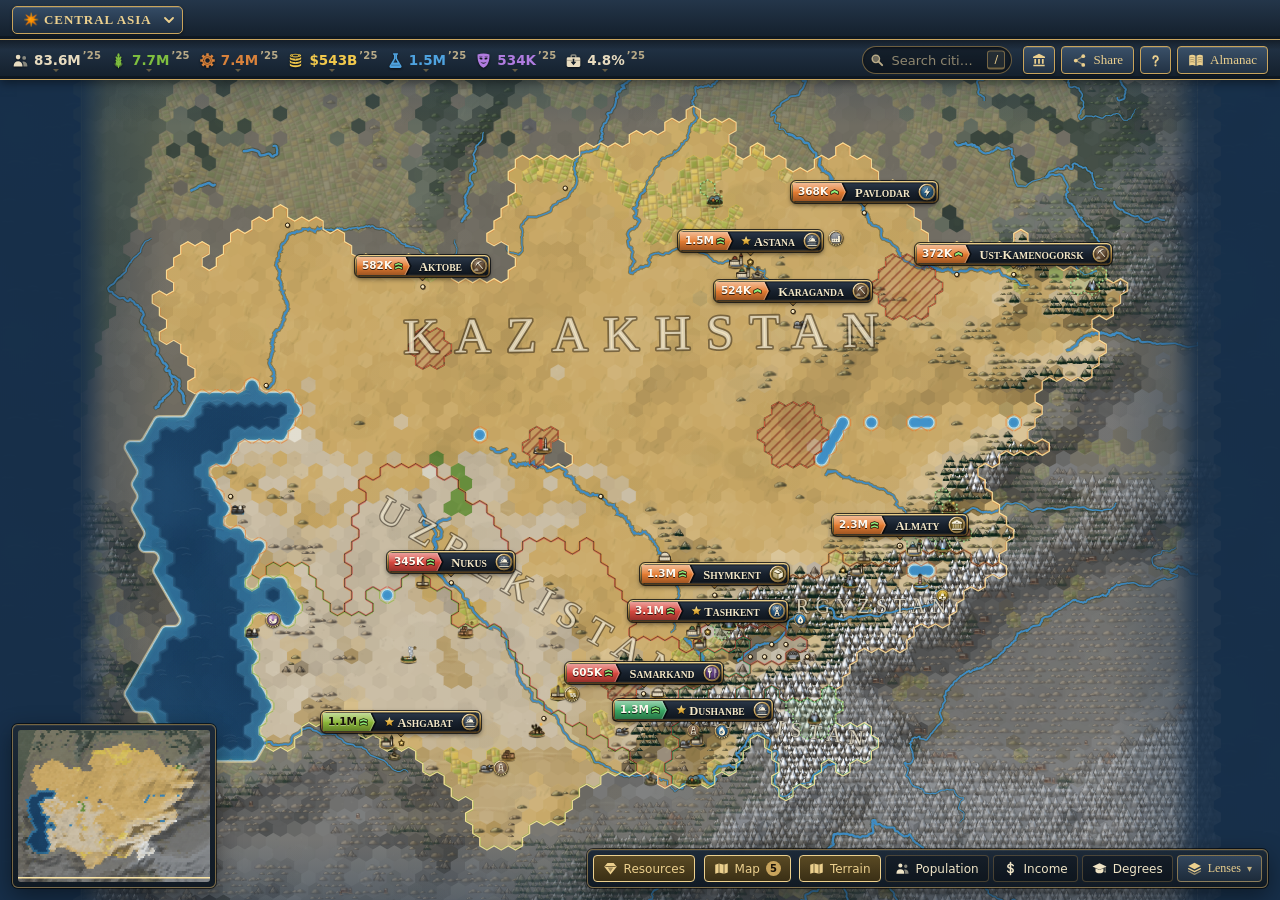
<file: web/index.html>
<!doctype html>
<html lang="en" data-default-country="ca5">
<head>
  <meta charset="utf-8">
  <meta name="viewport" content="width=device-width, initial-scale=1, viewport-fit=cover">
  <title>CentralAsiaCiv — Uzbekistan, Kazakhstan &amp; Central Asia as a Strategy Game</title>
  <meta name="description" content="Explore Uzbekistan, Kazakhstan, Kyrgyzstan, Tajikistan and Turkmenistan drawn like a 4X strategy-game map: 25 km hex terrain from the Caspian Sea to the Pamirs, 76 cities, yields, 16 lenses, Silk Road wonders, resources, and 10 interactive advisors.">
  <meta name="theme-color" content="#131e2a">
  <link rel="icon" type="image/svg+xml" href="/favicon.svg">
  <link rel="icon" type="image/png" sizes="64x64" href="/favicon.png">
  <link rel="apple-touch-icon" sizes="180x180" href="/apple-touch-icon.png">
  <link rel="canonical" href="https://centralasiaciv.vercel.app/">
  <meta property="og:type" content="website">
  <meta property="og:site_name" content="CentralAsiaCiv">
  <meta property="og:title" content="CentralAsiaCiv — Central Asia as a 4X Strategy-Game Map">
  <meta property="og:description" content="Uzbekistan, Kazakhstan, Kyrgyzstan, Tajikistan &amp; Turkmenistan on a unified 25 km hex map: real relief, MODIS land cover, 76 cities, 16 lenses, 38 Silk Road wonders, resources &amp; 10 advisors.">
  <meta property="og:url" content="https://centralasiaciv.vercel.app/">
  <meta property="og:image" content="https://centralasiaciv.vercel.app/og-image.png">
  <meta property="og:image:width" content="1200">
  <meta property="og:image:height" content="630">
  <meta property="og:image:alt" content="CentralAsiaCiv 4X hex strategy map of Uzbekistan, Kazakhstan, Kyrgyzstan, Tajikistan, and Turkmenistan from the Caspian Sea to the Pamir and Tian Shan mountains">
  <meta name="twitter:card" content="summary_large_image">
  <meta name="twitter:title" content="CentralAsiaCiv — Central Asia as a 4X Strategy-Game Map">
  <meta name="twitter:description" content="The real economy, geography &amp; Silk Road heritage of Uzbekistan, Kazakhstan, Kyrgyzstan, Tajikistan and Turkmenistan drawn as a 4X strategy map.">
  <meta name="twitter:image" content="https://centralasiaciv.vercel.app/og-image.png">
  <meta name="twitter:image:alt" content="CentralAsiaCiv 4X hex strategy map of Central Asia with city banners, snowy Pamirs and Tian Shan, rivers and Silk Road corridors">
  <link rel="stylesheet" href="css/style.css?v=20261127">
</head>
<body>
  <header id="topbar">
    <div class="country-switcher" role="group" aria-label="Country switcher">
      <div class="brand">
        <select id="country-picker" class="map-picker" aria-label="Jump to country" title="Jump to Central Asian country"></select>
      </div>
    </div>
    <div id="yields" class="yields" aria-label="Regional yields"></div>
    <div class="spacer"></div>
    <div class="search" role="search">
      <span class="search-ic" aria-hidden="true"></span>
      <input id="search-input" type="search" placeholder="Search cities, countries &amp; provinces" autocomplete="off" spellcheck="false"
        role="combobox" aria-autocomplete="list" aria-expanded="false" aria-controls="search-results" aria-label="Search cities, countries and provinces (/ or Ctrl K)">
      <kbd class="search-kbd" aria-hidden="true">/</kbd>
      <button type="button" class="icon-btn search-close" aria-label="Close search"></button>
    </div>
    <div id="turn" class="turn"></div>
    <button id="btn-menu" class="btn btn-icon tb-menu-btn" type="button" aria-label="Menu: Advisors, Share, Help, Almanac"
      aria-haspopup="true" aria-expanded="false" aria-controls="tb-buttons"></button>
    <div class="tb-buttons" id="tb-buttons">
      <button id="btn-share" class="btn" aria-haspopup="dialog" aria-expanded="false" aria-label="Share this view" title="Share: copy a link or download an image"></button>
      <button id="btn-help" class="btn btn-icon" aria-label="Keyboard and mouse help" title="Help (?)"></button>
      <button id="btn-pedia" class="btn" aria-label="Open the Almanac" title="What every number means and where it comes from"></button>
    </div>
  </header>

  <canvas id="map" role="img" aria-label="Hex map of Central Asia"></canvas>

  <div id="tooltip" class="tooltip" hidden></div>
  <aside id="city-panel" class="panel" hidden role="region" aria-label="Details"></aside>

  <div id="lens-area">
    <div class="map-ctrls">
      <button id="btn-home" class="panel map-ctrl" type="button" aria-label="Show the whole map" title="Show the whole map"></button>
      <button id="btn-minimap" class="panel map-ctrl minimap-toggle" aria-pressed="false" aria-controls="minimap-wrap" aria-label="Show the minimap"></button>
    </div>
    <div id="lens-picker" class="panel lens-picker" hidden role="dialog" aria-label="Choose a lens"></div>
    <div id="legend" class="panel legend" hidden role="group" aria-label="Lens legend"></div>
    <div id="lens-dock" class="panel lens-dock" role="toolbar" aria-label="Map lenses">
      <button id="btn-res" class="lens-btn res-toggle" aria-pressed="true" aria-label="Resources on tiles (R)" title="Show or hide resources on tiles (R)" hidden></button>
      <div id="lens-quick" class="lens-quick"></div>
      <button id="btn-lenses" class="lens-btn lens-more" aria-haspopup="dialog" aria-expanded="false" aria-controls="lens-picker"></button>
    </div>
  </div>

  <div id="minimap-wrap" class="panel"><canvas id="minimap" aria-label="Minimap: click to jump" role="img"></canvas></div>

  <div id="search-results" class="panel search-results" role="listbox" aria-label="Search results" hidden></div>
  <div id="share-pop" class="panel share-pop" role="dialog" aria-label="Share" hidden></div>
  <div id="yield-report" class="panel yield-report" role="dialog" aria-label="Regional report" tabindex="-1" hidden></div>
  <div id="toast" class="toast" role="status" aria-live="polite" hidden></div>
  <div id="announce" class="sr-only" aria-live="polite" aria-atomic="true"></div>

  <div id="pedia" class="modal" hidden>
    <div class="modal-card panel" role="dialog" aria-modal="true" aria-label="Almanac">
      <button class="close icon-btn" data-close aria-label="Close the Almanac">✕</button>
      <nav id="pedia-nav" aria-label="Almanac pages"></nav>
      <article id="pedia-body"></article>
    </div>
  </div>

  <div id="help" class="modal" hidden>
    <div class="help-card panel" role="dialog" aria-modal="true" aria-labelledby="help-title"></div>
  </div>

  <div id="loading">Surveying the Silk Road…</div>
  <script type="module" src="js/boot.js"></script>
</body>
</html>
</file>
<file: web/css/style.css>
:root {
  --ink: #efe4c6;
  --ink-dim: #b9ab88;
  --gold: #c9a45c;
  --gold-bright: #ecd08e;
  --panel: rgba(16, 25, 35, 0.98);
  --panel-2: rgba(28, 41, 56, 0.98);
  --line: rgba(201, 164, 92, 0.55);
  --serif: "Palatino Linotype", Palatino, "Book Antiqua", Georgia, serif;
  --sans: -apple-system, "Segoe UI", system-ui, sans-serif;
  --topbar-h: 40px;
}

* { box-sizing: border-box; }
html, body { margin: 0; height: 100%; overflow: hidden; background: #0d2a47; color: var(--ink); font-family: var(--sans); }
button { font: inherit; color: inherit; }
[hidden] { display: none !important; }
.sr-only { position: absolute; width: 1px; height: 1px; padding: 0; margin: -1px; overflow: hidden; clip: rect(0 0 0 0); white-space: nowrap; border: 0; }
.muted { color: var(--ink-dim); }
svg.icon { display: inline-block; flex: none; }
.emoji { display: inline-block; line-height: 1; vertical-align: middle; }
:focus-visible { outline: 2px solid var(--gold-bright); outline-offset: 2px; }

#map { position: fixed; inset: 0; width: 100%; height: 100%; cursor: grab; display: block; touch-action: none; }
#map.dragging { cursor: grabbing; }

.panel {
  background: linear-gradient(180deg, var(--panel-2), var(--panel));
  border: 1px solid var(--line);
  box-shadow: 0 0 0 1px rgba(0,0,0,.6), 0 8px 24px rgba(0,0,0,.45), inset 0 1px 0 rgba(255,235,190,.08);
  border-radius: 6px;
  -webkit-backdrop-filter: blur(8px);
  backdrop-filter: blur(8px);
}

.icon-btn {
  display: inline-grid; place-items: center; width: 26px; height: 26px; padding: 0; cursor: pointer;
  background: rgba(0,0,0,.3); border: 1px solid rgba(201,164,92,.45); border-radius: 50%; color: var(--ink-dim);
}
.icon-btn:hover { color: var(--gold-bright); border-color: var(--gold); }

/* ---------- top bar ---------- */
#topbar {
  position: fixed; top: 0; left: 0; right: 0; height: var(--topbar-h); z-index: 10;
  display: flex; align-items: center; gap: 16px; padding: 0 12px;
  background: linear-gradient(180deg, #24364a, #131e2a);
  border-bottom: 1px solid var(--gold);
  box-shadow: 0 2px 10px rgba(0,0,0,.5), inset 0 -3px 0 rgba(0,0,0,.25);
  font-variant-numeric: tabular-nums;
}
.country-switcher { display: flex; align-items: center; gap: 6px; flex: none; }
.brand { position: relative; font-family: var(--serif); font-weight: bold; font-size: 13px; letter-spacing: .07em; text-transform: uppercase; color: var(--gold-bright); white-space: nowrap; display: inline-flex; align-items: center; flex: none; }
/* The map menu (ui/mapPicker.js) stays visibly framed and labelled at every viewport size: a gold-bordered selector
   pill that names the map on screen, its icon first (a flag, then "UNITED STATES"), with a crisp dropdown chevron,
   paired with the "World" pill. An edition's top bar and the bar above a community map (css/ports.css) show the same
   one, and it lists the same maps in both. A name too long for its bar is cut short with an ellipsis. */
.map-picker {
  -webkit-appearance: none; appearance: none; margin: 0; height: 28px; padding: 0 26px 0 10px; min-width: 0; max-width: 100%;
  border: 1px solid var(--gold); border-radius: 5px;
  font: inherit; letter-spacing: inherit; text-transform: inherit; color: inherit; line-height: 26px; cursor: pointer;
  text-overflow: ellipsis;
  background:
    url("data:image/svg+xml,%3Csvg xmlns='http://www.w3.org/2000/svg' viewBox='0 0 10 6' fill='none'%3E%3Cpath d='M1 1l4 4 4-4' stroke='%23ecd08e' stroke-width='1.8' stroke-linecap='round' stroke-linejoin='round'/%3E%3C/svg%3E") no-repeat right 8px center / 10px 6px,
    linear-gradient(180deg, #354c66, #1d2d3f);
  box-shadow: inset 0 1px 0 rgba(255,235,190,.16), 0 1px 3px rgba(0,0,0,.45);
}
.map-picker:hover {
  border-color: var(--gold-bright);
  background:
    url("data:image/svg+xml,%3Csvg xmlns='http://www.w3.org/2000/svg' viewBox='0 0 10 6' fill='none'%3E%3Cpath d='M1 1l4 4 4-4' stroke='%23fff2cc' stroke-width='1.8' stroke-linecap='round' stroke-linejoin='round'/%3E%3C/svg%3E") no-repeat right 8px center / 10px 6px,
    linear-gradient(180deg, #435f7d, #253a50);
}
.map-picker option, .map-picker optgroup { color: #ead7a8; background: #172437; text-transform: none; letter-spacing: normal; font-weight: normal; }
.map-picker optgroup { color: var(--gold); font-weight: 600; }
.brand-sizer { position: absolute; visibility: hidden; white-space: nowrap; pointer-events: none; font: inherit; letter-spacing: inherit; text-transform: inherit; }
.yields { display: flex; gap: 14px; flex: none; }
.yield {
  position: relative; display: flex; align-items: center; gap: 5px; font-weight: 600; font-size: 14px; white-space: nowrap; cursor: pointer; border-radius: 4px;
  background: none; border: 1px solid transparent; padding: 2px 4px; margin: 0 -5px; line-height: 20px; font-variant-numeric: tabular-nums;
}
.yield .ico { display: inline-flex; filter: drop-shadow(0 1px 1px rgba(0,0,0,.6)); }
/* The year a figure describes (the Canadian edition mixes census, GDP and Labour Force Survey years). */
.yield .stat-yr { align-self: flex-start; margin-left: -3px; font-size: 10px; line-height: 12px; font-weight: 600; color: var(--ink-dim); letter-spacing: .02em; }
/* The caret sits over the button's bottom padding (out of the flex flow), so the bar is exactly as wide as before. */
.yield .caret { position: absolute; left: 50%; bottom: 0; margin-left: -3.5px; width: 0; height: 0; border-left: 3.5px solid transparent; border-right: 3.5px solid transparent; border-top: 3px solid var(--gold); opacity: .45; transition: transform .15s, opacity .15s; pointer-events: none; }
.yield:hover { background: rgba(201,164,92,.12); border-color: rgba(201,164,92,.35); }
.yield:hover .caret { opacity: 1; }
.yield.open { background: linear-gradient(180deg, rgba(90,74,36,.85), rgba(58,47,21,.85)); border-color: var(--gold-bright); }
.yield.open .caret { opacity: 1; transform: rotate(180deg); border-top-color: var(--gold-bright); }
.spacer { flex: 1; min-width: 0; }
.turn { font-family: var(--serif); color: var(--ink-dim); font-size: 13px; white-space: nowrap; flex: none; }
.turn b { color: var(--gold-bright); }
.tb-buttons { display: flex; gap: 6px; flex: none; }
.btn {
  display: inline-flex; align-items: center; gap: 6px; white-space: nowrap; flex: none;
  background: linear-gradient(180deg, #3a5068, #223244); border: 1px solid var(--gold); border-radius: 4px;
  padding: 4px 10px; cursor: pointer; font-family: var(--serif); font-size: 13px; color: var(--gold-bright); line-height: 18px;
  box-shadow: inset 0 1px 0 rgba(255,235,190,.15), 0 1px 2px rgba(0,0,0,.5);
}
.btn:hover { background: linear-gradient(180deg, #4a6584, #2b4057); }
.btn[aria-expanded="true"] { background: linear-gradient(180deg, #5a4a24, #3a2f15); }
.btn-icon { padding: 4px 7px; }

/* search */
.search { position: relative; display: flex; align-items: center; flex: 0 1 230px; min-width: 150px; }
.search-ic { position: absolute; left: 8px; top: 50%; transform: translateY(-50%); color: var(--ink-dim); display: inline-flex; pointer-events: none; }
#search-input {
  width: 100%; height: 28px; padding: 0 34px 0 28px; border-radius: 14px; text-overflow: ellipsis; font: 13px var(--sans); color: var(--ink);
  background: rgba(0,0,0,.35); border: 1px solid rgba(201,164,92,.5); outline: none;
  box-shadow: inset 0 1px 3px rgba(0,0,0,.5);
}
#search-input::placeholder { color: rgba(185,171,136,.75); }
#search-input:focus { border-color: var(--gold-bright); background: rgba(0,0,0,.5); }
#search-input::-webkit-search-cancel-button { display: none; }
.search-kbd { position: absolute; right: 7px; top: 50%; transform: translateY(-50%); pointer-events: none; }
#search-input:focus ~ .search-kbd { display: none; }
/* Phone-only top-bar controls (see "phones" below): the search field's close button and the menu button. */
.search-close, .tb-menu-btn, .lbl-menu { display: none; }
kbd {
  display: inline-block; min-width: 18px; padding: 0 5px; border-radius: 3px; font: 11px/16px var(--sans); text-align: center;
  color: var(--gold-bright); background: rgba(255,235,190,.08); border: 1px solid rgba(201,164,92,.5); border-bottom-width: 2px;
}
.search-results { position: fixed; z-index: 40; max-height: min(420px, 70vh); overflow-y: auto; padding: 4px; }
.sr-item { display: flex; align-items: center; gap: 10px; padding: 6px 8px; border-radius: 4px; cursor: pointer; font-size: 13px; }
.sr-item.sel { background: linear-gradient(90deg, rgba(201,164,92,.28), rgba(201,164,92,.08)); }
.sr-ic { color: var(--gold); display: inline-flex; }
.sr-main { flex: 1; min-width: 0; display: flex; flex-direction: column; }
.sr-main b { font-family: var(--serif); color: var(--gold-bright); font-weight: normal; font-size: 14px; }
.sr-sub { color: var(--ink-dim); font-size: 11px; overflow: hidden; text-overflow: ellipsis; white-space: nowrap; }
.sr-pop { color: var(--ink-dim); font-variant-numeric: tabular-nums; font-size: 12px; }
.sr-empty { padding: 10px; color: var(--ink-dim); font-size: 13px; }

/* share popover + toast */
.share-pop { position: fixed; z-index: 40; width: 250px; padding: 8px; }
.sp-title { font-family: var(--serif); color: var(--gold); font-size: 11px; letter-spacing: .18em; text-transform: uppercase; padding: 2px 6px 6px; }
.sp-item { display: flex; align-items: center; gap: 10px; width: 100%; text-align: left; padding: 8px; border-radius: 4px; cursor: pointer; background: none; border: 1px solid transparent; color: var(--ink); font-size: 13px; }
.sp-item svg { color: var(--gold-bright); }
.sp-item:hover, .sp-item:focus-visible { background: rgba(201,164,92,.15); border-color: rgba(201,164,92,.35); }
.sp-item .muted { font-size: 11px; margin-left: 4px; }
.sp-status { font-size: 12px; color: var(--ink-dim); padding: 4px 8px 0; min-height: 0; }
.sp-status:empty { display: none; }
.sp-url { width: 100%; margin-top: 6px; font: 12px var(--sans); padding: 5px; color: var(--ink); background: rgba(0,0,0,.4); border: 1px solid var(--line); border-radius: 3px; }
.toast {
  position: fixed; top: calc(var(--topbar-h) + 14px); left: 50%; transform: translateX(-50%); z-index: 45; padding: 7px 14px; border-radius: 16px;
  background: rgba(16,25,35,.96); border: 1px solid var(--gold); color: var(--gold-bright); font: 13px var(--serif); letter-spacing: .04em;
  box-shadow: 0 6px 18px rgba(0,0,0,.5);
}

/* ---------- top-bar reports (ui/yieldReport.js) ---------- */
.yield-report {
  --yc: var(--gold-bright);
  position: fixed; z-index: 28; width: 450px; max-width: calc(100vw - 16px); max-height: calc(100vh - 64px); max-height: calc(100dvh - 64px);
  overflow-y: auto; overscroll-behavior: contain; padding: 0 0 12px; outline: none;
  border: 1px solid var(--gold); border-top: 3px solid var(--gold);
  box-shadow: 0 0 0 1px rgba(0,0,0,.7), inset 0 0 0 1px rgba(255,235,190,.07), 0 14px 34px rgba(0,0,0,.6);
}
.yr-head { position: relative; display: flex; align-items: center; gap: 10px; padding: 12px 14px 8px; border-bottom: 1px solid var(--line);
  background: linear-gradient(180deg, rgba(255,235,190,.07), transparent); }
.yr-head::after { content: ""; position: absolute; left: 0; right: 0; bottom: -1px; height: 2px; background: linear-gradient(90deg, var(--yc), transparent 70%); opacity: .7; }
.yr-ic { display: inline-grid; place-items: center; width: 40px; height: 40px; border-radius: 50%; flex: none;
  background: radial-gradient(circle at 50% 35%, #2a3c52, #121b26); border: 2px solid var(--gold); box-shadow: 0 0 0 1px #120d06, inset 0 0 6px rgba(0,0,0,.6); }
.yr-ic svg, .yr-ic .emoji { filter: drop-shadow(0 1px 1px rgba(0,0,0,.6)); }
.yr-titles { flex: 1; min-width: 0; }
.yr-kind { font-size: 10px; letter-spacing: .22em; text-transform: uppercase; color: var(--gold); }
.yr-head h2 { margin: 0; font: normal 21px var(--serif); letter-spacing: .08em; text-transform: uppercase; color: var(--gold-bright); line-height: 1.15; }
.yr-close { flex: none; align-self: flex-start; }
.yr-total { padding: 10px 16px 2px; display: flex; align-items: center; gap: 14px; flex-wrap: wrap; }
.yr-total > b { font: bold 34px/1 var(--serif); letter-spacing: .02em; text-shadow: 0 2px 3px rgba(0,0,0,.6); font-variant-numeric: tabular-nums; }
.yr-ctx { list-style: none; margin: 0; padding: 0; font-size: 12px; color: var(--ink); line-height: 1.5; flex: 1; min-width: 180px; }
.yr-ctx li::before { content: "◆"; color: var(--gold); font-size: 8px; margin-right: 6px; vertical-align: 2px; }
.yr-def { margin: 8px 16px 2px; font-size: 12px; line-height: 1.45; color: var(--ink-dim); }
.yr-src { margin: 2px 16px 0; font-size: 11px; color: var(--gold); font-style: italic; }
.yr-sec { padding: 10px 16px 0; }
.yr-sec h3 {
  margin: 4px 0 8px; font-family: var(--serif); font-weight: normal; font-size: 12px; letter-spacing: .18em;
  text-transform: uppercase; color: var(--gold); display: flex; align-items: center; gap: 8px;
}
.yr-sec h3::after { content: ""; flex: 1; height: 1px; background: linear-gradient(90deg, var(--line), transparent); }
.yr-sec h4 { margin: 8px 0 4px; font: normal 10.5px var(--sans); letter-spacing: .12em; text-transform: uppercase; color: var(--ink-dim); }
.yr-note { margin: -4px 0 6px; font-size: 11px; color: var(--ink-dim); }
.yr-note:empty { display: none; }
.yr-bar { display: grid; grid-template-columns: 20px 1fr auto; gap: 1px 7px; align-items: center; font-size: 12px; margin-bottom: 5px; }
.yr-bar.noic { grid-template-columns: 1fr auto; }
.yr-bar.noic .yr-track { grid-column: 1 / 3; }
.yr-bic { display: inline-flex; color: var(--gold-bright); }
.yr-bl { min-width: 0; overflow-wrap: anywhere; line-height: 1.3; }
.yr-bl .muted { font-size: 11px; white-space: nowrap; }
.yr-bv { font-variant-numeric: tabular-nums; font-weight: 600; color: var(--ink); }
.yr-bar.strong .yr-bl { color: var(--gold-bright); font-family: var(--serif); font-size: 13px; }
.yr-track { grid-column: 2 / 4; height: 5px; background: rgba(255,255,255,.07); border-radius: 3px; overflow: hidden; }
.yr-track i { display: block; height: 100%; border-radius: 3px; background: linear-gradient(90deg, color-mix(in srgb, var(--yc) 70%, #000), var(--yc)); }
.yr-track i.good { background: #7fbf3f; }
.yr-track i.bad { background: #e0704f; }
.yr-more { margin: 2px 0 0 27px; padding: 2px 0; background: none; border: none; color: var(--gold-bright); font-size: 12px; cursor: pointer; text-decoration: underline dotted; text-underline-offset: 3px; }
.yr-controls { display: flex; align-items: center; justify-content: space-between; gap: 8px; flex-wrap: wrap; margin-bottom: 6px; }
.yr-tabs, .yr-modes { display: inline-flex; border: 1px solid rgba(201,164,92,.5); border-radius: 4px; overflow: hidden; background: rgba(0,0,0,.25); }
.yr-tabs button, .yr-modes button { background: none; border: none; padding: 4px 10px; font-size: 12px; cursor: pointer; color: var(--ink-dim); white-space: nowrap; }
.yr-tabs button + button, .yr-modes button + button { border-left: 1px solid rgba(201,164,92,.35); }
.yr-tabs button { font-family: var(--serif); letter-spacing: .08em; text-transform: uppercase; font-size: 11.5px; }
.yr-tabs button:hover:not([disabled]), .yr-modes button:hover { color: var(--gold-bright); background: rgba(201,164,92,.12); }
.yr-tabs button[aria-selected="true"], .yr-modes button[aria-pressed="true"] { color: var(--gold-bright); background: linear-gradient(180deg, #5a4a24, #3a2f15); }
.yr-tabs button[disabled] { opacity: .4; cursor: default; }
.yr-list { list-style: none; margin: 0; padding: 0; display: flex; flex-direction: column; gap: 3px; }
.yr-row {
  display: grid; grid-template-columns: 20px 1fr auto; gap: 2px 8px; align-items: center; width: 100%; text-align: left; cursor: pointer;
  padding: 5px 8px 6px; border-radius: 4px; background: rgba(0,0,0,.22); border: 1px solid rgba(201,164,92,.2); font-size: 13px;
}
.yr-row:hover, .yr-row:focus-visible { border-color: var(--gold); background: rgba(201,164,92,.12); }
.yr-row .yr-track { height: 3px; }
.yr-rk { grid-row: 1 / 3; align-self: center; display: inline-grid; place-items: center; width: 20px; height: 20px; border-radius: 50%; font: bold 11px var(--serif); color: #1a1408; background: radial-gradient(circle at 50% 35%, var(--gold-bright), var(--gold)); }
.yr-nm { font-family: var(--serif); color: var(--gold-bright); overflow: hidden; text-overflow: ellipsis; white-space: nowrap; min-width: 0; }
.yr-nm .muted { font-family: var(--sans); font-size: 11px; }
.yr-v { font-variant-numeric: tabular-nums; font-weight: 600; }
.yr-empty { font-size: 12px; }
.yr-foot { padding: 12px 16px 0; display: flex; align-items: center; justify-content: flex-end; gap: 10px; }
.yr-foot .yr-note { margin: 0; flex: 1; min-width: 0; }
#city-panel:focus { outline: none; }

/* ---------- extension hosts (app/api.js: app.ui.dock, app.ui.addTopButton) ---------- */
/* Docks sit flush under the top bar at the screen edge; the map stays full-size underneath and app.visibleArea()
   shrinks instead. --dock-left / --dock-right on <body> hold the visible docks' widths (0px when closed). */
.app-dock {
  position: fixed; top: var(--topbar-h); bottom: 0; width: var(--dock-w, 380px); max-width: calc(100vw - 120px); z-index: 12;
  overflow-y: auto; overscroll-behavior: contain; border-radius: 0; border-top: none;
}
.app-dock-left { left: 0; border-left: none; }
.app-dock-right { right: 0; border-right: none; }
.btn-ext.active, .btn-ext[aria-pressed="true"] { background: linear-gradient(180deg, #5a4a24, #3a2f15); border-color: var(--gold-bright); }
/* Extension buttons cost top-bar room: their labels go first, then (body.tb-ext) the brand text gives way. */
@media (max-width: 1720px) { .btn-ext .lbl { display: none; } .btn-ext { padding: 4px 7px; } body.tb-ext .turn { display: none; } }
@media (max-width: 1320px) and (min-width: 701px) { body.tb-ext .brand-text { display: none; } }
/* A docked dashboard plus the minimap leave the lens dock no room on smaller desktops: drop the minimap. */
@media (max-width: 1360px) and (min-width: 701px) {
  body.dock-open #minimap-wrap { display: none; }
  body.dock-open #lens-area { left: calc(12px + var(--dock-left, 0px)); }
}

/* ---------- tooltip ---------- */
.tooltip {
  position: fixed; z-index: 20; pointer-events: none; max-width: 280px;
  background: rgba(12, 18, 26, .96); border: 1px solid var(--line); border-radius: 4px;
  padding: 6px 9px; font-size: 12px; line-height: 1.45; color: var(--ink);
}
.tooltip b { color: var(--gold-bright); font-family: var(--serif); }
.tooltip .muted { color: var(--ink-dim); }
.tooltip svg.icon { vertical-align: -2px !important; }

/* ---------- city / state panel ---------- */
#city-panel {
  position: fixed; top: calc(var(--topbar-h) + 12px); right: calc(12px + var(--dock-right, 0px)); bottom: 12px; width: 370px; z-index: 12;
  overflow-y: auto; padding: 0 0 12px; overscroll-behavior: contain;
}
.sheet-grip { display: none; }
.cp-head { padding: 12px 16px 12px 20px; border-bottom: 1px solid var(--line); position: relative; background: linear-gradient(180deg, rgba(255,235,190,.05), transparent); }
.cp-head .stripe { position: absolute; left: 0; top: 0; bottom: 0; width: 6px; border-radius: 6px 0 0 0; box-shadow: inset -1px 0 0 rgba(0,0,0,.4); }
.cp-kind { font-size: 10px; letter-spacing: .22em; text-transform: uppercase; color: var(--gold); }
.cp-name { margin: 0; font-weight: normal; font-family: var(--serif); font-size: 24px; letter-spacing: .06em; text-transform: uppercase; color: var(--gold-bright); padding-right: 34px; line-height: 1.15; }
.cp-name .cap { color: #ffe9a8; }
.cp-full { color: var(--ink-dim); font-size: 12px; margin-top: 3px; }
.chips { display: flex; flex-wrap: wrap; gap: 4px; margin-top: 6px; }
.chip { font: 11px var(--sans); letter-spacing: .06em; padding: 1px 7px; border-radius: 9px; border: 1px solid rgba(201,164,92,.5); background: rgba(0,0,0,.25); color: var(--gold-bright); }
button.chip { cursor: pointer; }
button.chip:hover { background: rgba(201,164,92,.2); }
.cp-pop { margin-top: 8px; font-size: 13px; display: flex; align-items: center; gap: 4px; flex-wrap: wrap; }
.cp-pop svg { color: var(--ink-dim); }
.cp-pop b { font-size: 16px; }
.cp-pop .growth { white-space: nowrap; }
.cp-pop .growth .since { color: var(--ink-dim); font-size: 12px; }
.cp-close { position: absolute; top: 10px; right: 10px; }
.cp-section { padding: 10px 16px 4px; }
.cp-section h3 {
  margin: 4px 0 8px; font-family: var(--serif); font-weight: normal; font-size: 12px; letter-spacing: .18em;
  text-transform: uppercase; color: var(--gold); display: flex; align-items: center; gap: 8px;
}
.cp-section h3::after { content: ""; flex: 1; height: 1px; background: linear-gradient(90deg, var(--line), transparent); }
.yield-grid { display: grid; grid-template-columns: repeat(5, 1fr); gap: 6px; }
.yield-tile { background: rgba(0,0,0,.25); border: 1px solid rgba(201,164,92,.25); border-radius: 5px; padding: 6px 2px; text-align: center; cursor: help; }
.yield-tile .ico { display: flex; justify-content: center; filter: drop-shadow(0 1px 1px rgba(0,0,0,.6)); }
.yield-tile .val { font-weight: 700; font-size: 14px; margin-top: 2px; font-variant-numeric: tabular-nums; }
.yield-tile .lbl { font-size: 10px; color: var(--ink-dim); text-transform: uppercase; letter-spacing: .06em; }
.yield-tile .rank { font-size: 10px; color: var(--gold-bright); margin-top: 2px; font-variant-numeric: tabular-nums; }
.ind { display: grid; grid-template-columns: 22px 1fr auto; gap: 2px 6px; align-items: center; margin-bottom: 5px; font-size: 12px; }
.ind .bar { grid-column: 2 / 4; height: 5px; background: rgba(255,255,255,.07); border-radius: 3px; overflow: hidden; }
.ind .bar i { display: block; height: 100%; border-radius: 3px; }
.ind .n { color: var(--ink-dim); font-variant-numeric: tabular-nums; }
.lq { font-size: 10px; padding: 0 4px; border-radius: 3px; margin-left: 4px; }
.lq.hi { background: rgba(127,191,63,.25); color: #b9e486; }
.lq.lo { background: rgba(255,255,255,.06); color: var(--ink-dim); }
.stat-row { display: flex; justify-content: space-between; gap: 8px; font-size: 13px; padding: 4px 0; border-bottom: 1px dashed rgba(201,164,92,.15); }
.stat-row .sl { display: inline-flex; align-items: center; gap: 6px; }
.stat-row .sl svg, .stat-row .sl .emoji { color: var(--ink-dim); width: 14px; }
.stat-row > span:last-child { text-align: right; }
.stat-row .cmp { font-size: 11px; color: var(--ink-dim); margin-left: 6px; white-space: nowrap; }
.stat-row .sl-yr { font-size: 11px; color: var(--ink-dim); white-space: nowrap; }
.good { color: #9fd76a !important; } .bad { color: #f08a6a !important; }
.city-list { display: flex; flex-direction: column; gap: 3px; }
.city-row {
  display: grid; grid-template-columns: 1fr auto 12px; gap: 8px; align-items: center; width: 100%; text-align: left; cursor: pointer;
  padding: 6px 8px; border-radius: 4px; background: rgba(0,0,0,.22); border: 1px solid rgba(201,164,92,.2); font-size: 13px;
}
.city-row:hover, .city-row:focus-visible { border-color: var(--gold); background: rgba(201,164,92,.12); }
.cr-name { font-family: var(--serif); color: var(--gold-bright); overflow: hidden; text-overflow: ellipsis; white-space: nowrap; }
.cr-name .muted { font-family: var(--sans); font-size: 11px; }
.cr-pop { color: var(--ink-dim); font-variant-numeric: tabular-nums; font-size: 12px; }
.cr-go { color: var(--gold); }
.cp-section p.muted { font-size: 12px; margin: 4px 0; }
.cp-foot { padding: 10px 16px 0; font-size: 11px; color: var(--ink-dim); }
.cp-foot a { color: var(--gold); cursor: pointer; }

/* ---------- lenses ---------- */
/* left: 266px keeps the area clear of the 252px-wide minimap; it never overlaps it. */
#lens-area {
  position: fixed; left: calc(266px + var(--dock-left, 0px)); right: calc(12px + var(--dock-right, 0px)); bottom: 12px; z-index: 11; pointer-events: none;
  display: flex; flex-direction: column; align-items: flex-end; gap: 8px;
}
#lens-area > * { pointer-events: auto; }
body.panel-open #lens-area { right: calc(394px + var(--dock-right, 0px)); }
#lens-area { container-type: inline-size; }
/* A narrow dock (e.g. beside the open panel) shows icons only for the quick lenses. */
@container (max-width: 560px) {
  .lens-quick .lens-btn:not(.active) span, .res-toggle span { display: none; }
}
.lens-dock { display: flex; align-items: center; gap: 4px; padding: 5px; max-width: 100%; min-width: 0; }
.lens-quick { display: flex; gap: 4px; min-width: 0; overflow-x: auto; scrollbar-width: none; }
.lens-quick::-webkit-scrollbar { display: none; }
.lens-btn {
  display: inline-flex; align-items: center; gap: 6px; flex: none;
  background: rgba(0,0,0,.25); border: 1px solid rgba(201,164,92,.3); border-radius: 4px; padding: 5px 9px;
  cursor: pointer; font-size: 12px; white-space: nowrap; color: var(--ink);
}
.lens-btn:hover { border-color: var(--gold); }
.lens-btn.active { background: linear-gradient(180deg, #5a4a24, #3a2f15); border-color: var(--gold-bright); color: var(--gold-bright); }
.lens-more { font-family: var(--serif); color: var(--gold-bright); border-color: rgba(201,164,92,.6); background: linear-gradient(180deg, #33465c, #1d2b3a); }
.lens-more .caret { font-size: 10px; opacity: .8; }
.lens-more[aria-expanded="true"] .caret { display: inline-block; transform: rotate(180deg); }
.res-toggle { color: var(--ink-dim); margin-right: 4px; }
.res-toggle.active { color: var(--gold-bright); border-color: var(--gold-bright); }

.lens-picker { width: 580px; max-width: 100%; max-height: calc(100vh - 140px); display: flex; flex-direction: column; overflow: hidden; }
.lp-head { display: flex; align-items: center; justify-content: space-between; padding: 8px 10px 6px 14px; border-bottom: 1px solid var(--line);
  font-family: var(--serif); color: var(--gold-bright); letter-spacing: .14em; text-transform: uppercase; font-size: 13px; }
.lp-body { overflow-y: auto; padding: 6px 10px 10px; display: grid; grid-template-columns: 1fr 1fr; gap: 2px 14px; }
.lp-group h4 { margin: 8px 0 5px; display: flex; align-items: center; gap: 6px; font: normal 11px var(--serif); letter-spacing: .18em; text-transform: uppercase; color: var(--gold); }
.lp-tiles { display: grid; grid-template-columns: 1fr 1fr; gap: 5px; }
.lp-tile {
  position: relative; display: grid; grid-template-columns: 26px 1fr; align-items: center; gap: 2px 7px; text-align: left; cursor: pointer;
  padding: 6px 7px 9px; border-radius: 5px; background: rgba(0,0,0,.25); border: 1px solid rgba(201,164,92,.25); color: var(--ink); font-size: 12px; overflow: hidden;
}
.lp-tile:hover, .lp-tile:focus-visible { border-color: var(--gold); background: rgba(201,164,92,.1); }
.lp-tile.active { border-color: var(--gold-bright); background: linear-gradient(180deg, rgba(90,74,36,.9), rgba(58,47,21,.9)); color: var(--gold-bright); }
.lp-ic { display: inline-grid; place-items: center; width: 26px; height: 26px; border-radius: 50%; background: #1b2838; border: 1px solid rgba(201,164,92,.55); color: var(--gold-bright); }
.lp-nm { white-space: nowrap; overflow: hidden; text-overflow: ellipsis; }
.lp-ramp { position: absolute; left: 6px; right: 6px; bottom: 3px; height: 3px; border-radius: 2px; }
.lp-ramp.terrain { background: linear-gradient(90deg, #2d6d97, #4f7a35, #a8a05a, #8a7a64, #e6e6e6); }

.legend { padding: 8px 10px 9px; width: 300px; max-width: 100%; font-size: 11px; }
.legend.behind { display: none; }
.lg-head { display: flex; align-items: center; gap: 7px; margin-bottom: 3px; }
.lg-ic { display: inline-grid; place-items: center; width: 24px; height: 24px; border-radius: 50%; background: #1b2838; border: 1px solid var(--gold); color: var(--gold-bright); flex: none; }
.legend .title { font-family: var(--serif); color: var(--gold-bright); font-size: 15px; letter-spacing: .06em; flex: 1; }
.lg-close { width: 20px; height: 20px; }
.legend .desc { color: var(--ink-dim); margin-bottom: 6px; line-height: 1.4; max-height: 4.3em; overflow: hidden; display: -webkit-box; -webkit-line-clamp: 3; -webkit-box-orient: vertical; }
.lg-scale { position: relative; cursor: crosshair; touch-action: none; padding-top: 2px; border-radius: 3px; }
.lg-hist { display: block; width: 100%; height: 38px; }
.legend .ramp { position: relative; height: 11px; border-radius: 2px; border: 1px solid rgba(0,0,0,.5); box-shadow: 0 0 0 1px rgba(201,164,92,.25); }
.band-mark { position: absolute; top: -45px; bottom: -3px; border: 1px solid var(--gold-bright); border-radius: 2px; background: rgba(255,233,168,.12); box-shadow: 0 0 6px rgba(255,214,110,.5); pointer-events: none; }
.legend .ticks { position: relative; height: 15px; margin-top: 3px; color: var(--ink-dim); font-variant-numeric: tabular-nums; }
.legend .ticks span { position: absolute; top: 0; white-space: nowrap; font-size: 10.5px; }
.legend .lg-unit { display: none; margin-top: 1px; color: var(--ink-dim); font-size: 10px; white-space: nowrap; overflow: hidden; text-overflow: ellipsis; }
.lg-meta { display: flex; flex-wrap: wrap; gap: 2px 8px; margin-top: 5px; color: var(--ink-dim); font-size: 10.5px; }
.hib { font-weight: 600; }
.lg-hint { margin-top: 4px; font-size: 10.5px; color: rgba(185,171,136,.75); font-style: italic; }
.lg-hint.on { color: var(--gold-bright); font-style: normal; }
/* A lens's caveat (lens.note), e.g. what a religion count does and does not measure. Shown everywhere, even on phones. */
.lg-note { margin: -2px 0 6px; padding: 4px 7px; border-left: 2px solid var(--gold); background: rgba(201,164,92,.08);
  color: var(--ink); font-size: 10.5px; line-height: 1.35; }
/* Categorical lenses: swatches instead of the histogram; click one to show only it. */
.lg-cats { display: flex; flex-wrap: wrap; gap: 3px 4px; }
.lg-cat { display: inline-flex; align-items: center; gap: 5px; padding: 2px 7px 2px 4px; cursor: pointer; font-size: 11px;
  background: rgba(0,0,0,.22); border: 1px solid rgba(201,164,92,.25); border-radius: 3px; }
.lg-cat i { width: 11px; height: 11px; border-radius: 2px; box-shadow: inset 0 0 0 1px rgba(0,0,0,.45); flex: none; }
.lg-cat:hover { border-color: var(--gold); }
.lg-cats.filtered .lg-cat:not(.on) { opacity: .45; }
.lg-cat.on { border-color: var(--gold-bright); color: var(--gold-bright); }

/* Map layers menu (app.ui.addMapToggle): one dock button, a small menu of switches above the dock. */
.map-layers-btn { position: relative; }
.map-layers-btn .ml-count { min-width: 15px; height: 15px; padding: 0 3px; border-radius: 8px; background: var(--gold); color: #1a1208;
  font-size: 10px; line-height: 15px; text-align: center; }
.map-layers-pop { align-self: flex-end; width: 240px; max-width: calc(100vw - 16px); max-height: 60vh; overflow-y: auto; padding: 4px 0 6px; }
.ml-head { padding: 4px 12px 6px; font: normal 11px var(--serif); letter-spacing: .18em; text-transform: uppercase; color: var(--gold);
  border-bottom: 1px solid var(--line); margin-bottom: 3px; }
.ml-row { display: flex; align-items: center; gap: 9px; width: 100%; padding: 7px 12px; min-height: 36px; cursor: pointer; text-align: left;
  background: none; border: 0; font-size: 12.5px; color: var(--ink-dim); }
.ml-row:hover, .ml-row:focus-visible { background: rgba(201,164,92,.1); }
.ml-row.on { color: var(--ink); }
.ml-ic { display: inline-grid; place-items: center; width: 18px; flex: none; }
.ml-lbl { flex: 1; }
.ml-switch { position: relative; width: 28px; height: 16px; border-radius: 8px; background: rgba(0,0,0,.4); border: 1px solid rgba(201,164,92,.4); flex: none; }
.ml-switch::after { content: ""; position: absolute; top: 2px; left: 2px; width: 10px; height: 10px; border-radius: 50%; background: var(--ink-dim); transition: left .12s; }
.ml-row.on .ml-switch { background: #5a4a24; border-color: var(--gold-bright); }
.ml-row.on .ml-switch::after { left: 14px; background: var(--gold-bright); }
/* The details toggle only matters beside a docked dashboard (advisors), where the legend is a compact strip at the
   top right of the map instead of a card over the south-east. */
.lg-more { display: none; width: 20px; height: 20px; font-size: 14px; line-height: 1; }
@media (min-width: 701px) {
  body.dock-open .lg-more { display: inline-grid; place-items: center; }
  body.dock-open #legend { position: absolute; right: 0; bottom: calc(100vh - 12px - var(--topbar-h) - 10px); transform: translateY(100%); }
  body.dock-open #legend:not(.expanded) { width: 230px; padding: 5px 8px 4px; }
  body.dock-open #legend:not(.expanded) .lg-ic { width: 20px; height: 20px; }
  body.dock-open #legend:not(.expanded) .title { font-size: 13px; }
  body.dock-open #legend:not(.expanded) :is(.desc, .lg-hist, .lg-meta, .lg-hint) { display: none; }
  body.dock-open #legend:not(.expanded) .band-mark { top: -3px; }
  body.dock-open #legend:not(.expanded) .ticks span:nth-child(2n) { display: none; }
  body.dock-open #legend:not(.expanded) .lg-unit { display: block; }
}

/* ---------- minimap ---------- */
#minimap-wrap { position: fixed; left: calc(12px + var(--dock-left, 0px)); bottom: 12px; z-index: 11; padding: 5px; }
#minimap { display: block; cursor: pointer; border-radius: 3px; touch-action: none; }
/* Map controls (Home, minimap toggle) for phones and short landscape screens; desktops have the minimap. They sit at
   the right end of the lens area, so a lens legend or the lens picker pushes them up instead of covering them. */
.map-ctrls { display: none; }
.map-ctrl {
  display: grid; place-items: center; width: 40px; height: 40px; padding: 0; cursor: pointer;
  color: var(--gold-bright); border-radius: 50%;
}
.map-ctrl[aria-pressed="true"] { background: linear-gradient(180deg, #5a4a24, #3a2f15); border-color: var(--gold-bright); }

/* ---------- tap card (ui/tapCard.js): a touch screen's hover tooltip ---------- */
.tap-card {
  position: fixed; z-index: 22; left: 8px; right: 8px; margin: 0 auto; width: fit-content; max-width: min(440px, calc(100vw - 16px));
  padding: 9px 40px 10px 12px; font-size: 13.5px; line-height: 1.5; color: var(--ink);
  border-color: var(--gold); box-shadow: 0 0 0 1px rgba(0,0,0,.6), 0 10px 28px rgba(0,0,0,.55);
}
.tap-card b { color: var(--gold-bright); font-family: var(--serif); }
.tap-card .muted { color: var(--ink-dim); }
.tap-card svg.icon { vertical-align: -2px !important; }
.tc-close { position: absolute; top: 6px; right: 6px; width: 30px; height: 30px; }
.tc-line + .tc-line { margin-top: 1px; }
.tc-key { font-size: 16px; margin-bottom: 3px; }
.tc-key b { font-family: var(--sans); font-size: 18px; }
.tc-open {
  display: flex; align-items: center; justify-content: center; gap: 8px; width: 100%; min-height: 38px; margin-top: 8px; padding: 0 12px;
  cursor: pointer; border-radius: 5px; border: 1px solid var(--gold); color: var(--gold-bright);
  background: linear-gradient(180deg, #3a5068, #223244); font: 15px var(--serif); letter-spacing: .03em;
}
.tc-open span { font-size: 18px; line-height: 1; }
@media (min-width: 701px) {
  .tap-card { left: calc(12px + var(--dock-left, 0px)); right: calc(12px + var(--dock-right, 0px)); }
  body.panel-open .tap-card { right: calc(394px + var(--dock-right, 0px)); }
}

/* ---------- modals: civilopedia + help ---------- */
.modal { position: fixed; inset: 0; z-index: 30; background: rgba(0,0,0,.55); display: grid; place-items: center; }
.modal-card { width: min(980px, 94vw); height: min(680px, 88vh); display: grid; grid-template-columns: 210px 1fr; position: relative; overflow: hidden; }
.modal-card .close { position: absolute; top: 10px; right: 12px; z-index: 2; }
#pedia-nav { border-right: 1px solid var(--line); padding: 16px 0; background: rgba(0,0,0,.2); overflow-y: auto; }
#pedia-nav .hd { font-family: var(--serif); color: var(--gold-bright); font-size: 18px; letter-spacing: .12em; text-transform: uppercase; padding: 0 16px 12px; }
#pedia-nav button { display: block; width: 100%; text-align: left; background: none; border: none; padding: 7px 16px; cursor: pointer; font-size: 13px; color: var(--ink); }
#pedia-nav button.active, #pedia-nav button:hover { background: rgba(201,164,92,.15); color: var(--gold-bright); }
#pedia-body { padding: 20px 28px; overflow-y: auto; font-size: 14px; line-height: 1.55; }
#pedia-body h2 { font-family: var(--serif); color: var(--gold-bright); letter-spacing: .08em; margin: 0 0 12px; font-weight: normal; font-size: 24px; display: flex; align-items: center; gap: 10px; }
#pedia-body h2 svg { color: var(--gold); }
#pedia-body h3.grp { font-family: var(--serif); font-weight: normal; color: var(--gold); font-size: 13px; letter-spacing: .18em; text-transform: uppercase; margin: 22px 0 4px; display: flex; align-items: center; gap: 6px; border-bottom: 1px solid var(--line); padding-bottom: 4px; }
#pedia-body h4 { margin: 18px 0 4px; color: var(--gold); font-family: var(--serif); font-size: 15px; display: flex; align-items: center; gap: 6px; }
#pedia-body a { color: var(--gold-bright); }
#pedia-body .muted { color: var(--ink-dim); font-size: 12px; }
#pedia-body table { border-collapse: collapse; width: 100%; font-size: 12px; margin-top: 6px; }
#pedia-body td, #pedia-body th { border-bottom: 1px solid rgba(201,164,92,.2); padding: 4px 6px; text-align: left; vertical-align: top; }
#pedia-body th { color: var(--gold); font-weight: normal; font-family: var(--serif); letter-spacing: .06em; }
#pedia-body td.ic { width: 34px; vertical-align: middle; }
#pedia-body td.nm { white-space: nowrap; }
#pedia-body td.num { text-align: right; font-variant-numeric: tabular-nums; }
#pedia-body code { font-size: 11px; color: var(--ink-dim); word-break: break-all; }
.res-ic { display: inline-grid; place-items: center; width: 28px; height: 28px; border-radius: 50%; border: 2px solid var(--gold); color: #f8f0d8; box-shadow: 0 0 0 1px #120d06; }
.lens-entry { display: grid; grid-template-columns: 40px 1fr; gap: 10px; align-items: start; }
.lens-entry h4 { margin-top: 14px !important; }
.le-ic { margin-top: 14px; display: grid; place-items: center; width: 36px; height: 36px; border-radius: 50%; background: #1b2838; border: 1px solid var(--gold); color: var(--gold-bright); }
.le-ramp { display: block; height: 6px; border-radius: 3px; margin: 6px 0 3px; max-width: 260px; }
.swatch { display: inline-block; width: 14px; height: 14px; border-radius: 3px; vertical-align: -2px; margin-right: 6px; border: 1px solid rgba(0,0,0,.4); }

.help-card { width: min(720px, 94vw); max-height: 88vh; overflow-y: auto; padding: 18px 24px 16px; position: relative; }
.help-card h2 { margin: 0 0 10px; font: normal 22px var(--serif); letter-spacing: .1em; text-transform: uppercase; color: var(--gold-bright); display: flex; align-items: center; gap: 10px; }
.help-card h2 svg { color: var(--gold); }
.help-close { position: absolute; top: 12px; right: 12px; }
.help-cols { display: grid; grid-template-columns: repeat(auto-fit, minmax(200px, 1fr)); gap: 4px 22px; }
.help-card h3 { margin: 10px 0 6px; font: normal 11px var(--serif); letter-spacing: .2em; text-transform: uppercase; color: var(--gold); border-bottom: 1px solid var(--line); padding-bottom: 4px; }
.help-row { display: grid; grid-template-columns: 1fr; gap: 2px; padding: 4px 0; font-size: 13px; }
.help-row .keys { display: flex; flex-wrap: wrap; gap: 4px; }
.help-foot { margin: 14px 0 0; font-size: 12px; color: var(--ink-dim); }
.help-foot a { color: var(--gold-bright); }

#loading {
  position: fixed; inset: 0; display: grid; place-items: center; z-index: 50; background: #0c2238;
  font-family: var(--serif); font-size: 22px; letter-spacing: .2em; text-transform: uppercase; color: var(--gold-bright);
}
#loading.error { font-size: 15px; letter-spacing: 0; text-transform: none; padding: 40px; text-align: center; }

/* ---------- narrower desktops ---------- */
#topbar { overflow-x: auto; overflow-y: hidden; scrollbar-width: none; }
#topbar::-webkit-scrollbar { display: none; }
/* The "Turn" label is the first thing to go when the bar is short of room (it needs about 1360px). */
@media (max-width: 1380px) {
  .turn { display: none; }
  #topbar { gap: 11px; }
  .yields { gap: 9px; }
  .yield { font-size: 13.5px; }
  .search { flex-basis: 150px; min-width: 120px; }
}
@media (max-width: 1200px) {
  #topbar { gap: 12px; }
  .yields { gap: 10px; }
  .yield { font-size: 13px; }
  .tb-buttons .btn .lbl { display: none; }
  .tb-buttons .btn { padding: 4px 7px; }
  .search { flex-basis: 180px; min-width: 130px; }
}
@media (max-width: 1000px) and (min-width: 701px) {
  .brand-text { display: none; }
  .lp-body { grid-template-columns: 1fr; }
  #topbar { gap: 10px; padding: 0 10px; }
  .yields { gap: 8px; }
  .yield { font-size: 12.5px; gap: 4px; }
  .search { flex: 0 1 150px; min-width: 112px; }
  /* With a panel open there is no room for the dock beside the minimap: hide the minimap, give the dock the width. */
  body.panel-open #minimap-wrap { display: none; }
  body.panel-open #lens-area { left: calc(12px + var(--dock-left, 0px)); }
}
/* The yields row gives way first when the bar is short of room (topbar.js marks it .clipped), keeping the country
   switcher, search and buttons visible at every desktop width. Phones scroll the whole bar instead. */
@media (min-width: 701px) {
  .yields { flex: 0 1 auto; min-width: 0; overflow-x: auto; scrollbar-width: none; padding: 0 5px; margin: 0 -5px; }
  .yields::-webkit-scrollbar { display: none; }
  .yields.clipped { -webkit-mask-image: linear-gradient(90deg, #000 calc(100% - 22px), transparent); mask-image: linear-gradient(90deg, #000 calc(100% - 22px), transparent); }
}

/* ---------- two rows on desktop ---------- */
/* Every map opens under the same first row: the map menu, World and the map's maker, as above a community map
   (css/ports.css, .ports-vbar). The edition's own bar, its yields, search and buttons, is the second row, where a
   community map shows its own. Each row is drawn as a bar, and the first one's shadow falls on the second. */
@media (min-width: 701px) {
  :root { --topbar-h: 80px; }
  .ports-overlay { --topbar-h: 40px; } /* the world view and the bar above a community map keep one row */
  #topbar {
    flex-wrap: wrap; align-content: flex-start; row-gap: 0;
    background:
      linear-gradient(var(--gold), var(--gold)) 0 39px / 100% 1px no-repeat,
      linear-gradient(rgba(0,0,0,.25), rgba(0,0,0,.25)) 0 36px / 100% 3px no-repeat,
      linear-gradient(rgba(0,0,0,.45), rgba(0,0,0,0)) 0 40px / 100% 10px no-repeat,
      linear-gradient(180deg, #24364a, #131e2a) 0 0 / 100% 40px no-repeat,
      linear-gradient(180deg, #24364a, #131e2a) 0 40px / 100% 40px no-repeat;
  }
  #topbar > .country-switcher { flex: 0 0 100%; height: 40px; }
  /* The second row never wraps: the yields take the room the search and buttons leave, and are cut short there. */
  #topbar > .yields { flex: 1 1 0; }
  #topbar > .spacer { flex: none; width: 0; height: 40px; }
}

/* ---------- phones ---------- */
@media (max-width: 700px) {
  /* Two rows that always fit, instead of one strip to scroll sideways: the map menu, World, Search and a menu
     (Advisors, Share, Help, Almanac) on top, the national yields below (ui/mobile.js wires the menu). */
  :root { --topbar-h: 78px; }
  #topbar {
    height: var(--topbar-h); padding: 0 6px; gap: 0 5px; flex-wrap: wrap; align-content: flex-start; overflow: visible;
  }
  .brand-text { display: none; }
  /* The map menu and World get the row less Search and the menu button (two 34px buttons and three 5px gaps). On a
     screen too narrow for both, World drops its word (ui/mobile.js), and then the map's name is cut short. */
  .country-switcher { order: 0; height: 44px; gap: 5px; flex: 0 1 auto; min-width: 0; max-width: calc(100% - 83px); }
  .spacer { order: 1; height: 44px; }
  .brand { font-size: 12px; letter-spacing: .04em; flex: 0 1 auto; min-width: 0; }
  .map-picker { height: 34px; padding: 0 20px 0 9px; line-height: 32px; background-position: right 7px center; }
  #topbar.tb-tight #btn-ports .ports-launch-lbl { display: none !important; }
  .turn { display: none; }

  /* Search: a round button until it has focus, then a field over the whole first row. */
  .search { order: 2; flex: none; width: 34px; min-width: 0; height: 34px; border-radius: 17px; }
  .search-kbd { display: none; }
  .search-ic { left: 50%; transform: translate(-50%, -50%); color: var(--gold-bright); }
  #search-input {
    height: 34px; padding: 0; border-radius: 17px; cursor: pointer; font-size: 16px; /* 16px: iOS zooms into smaller fields */
    color: transparent; caret-color: transparent; border-color: var(--gold);
    background: linear-gradient(180deg, #3a5068, #223244); box-shadow: inset 0 1px 0 rgba(255,235,190,.15), 0 1px 2px rgba(0,0,0,.5);
  }
  #search-input::placeholder { color: transparent; }
  .search:focus-within {
    position: absolute; z-index: 3; top: 5px; left: 6px; right: 6px; width: auto; height: 34px;
    box-shadow: 0 0 0 4px #1e2e40;
  }
  .search:focus-within .search-ic { left: 12px; transform: translateY(-50%); color: var(--ink-dim); }
  .search:focus-within #search-input {
    padding: 0 42px 0 34px; cursor: text; color: var(--ink); caret-color: auto; background: #0e1824; border-color: var(--gold-bright);
  }
  .search:focus-within #search-input::placeholder { color: rgba(185,171,136,.8); }
  .search:focus-within .search-close { display: grid; position: absolute; right: 4px; top: 50%; transform: translateY(-50%); width: 30px; height: 30px; }

  /* The menu: the top-bar buttons as a list under the first row. */
  .tb-menu-btn { order: 3; display: inline-grid; place-items: center; width: 34px; height: 34px; padding: 0; border-radius: 6px; }
  .tb-buttons { display: none; }
  #topbar.menu-open .tb-buttons {
    display: flex; flex-direction: column; align-items: stretch; gap: 2px;
    position: fixed; z-index: 41; top: 46px; right: 6px; min-width: 220px; max-width: calc(100vw - 12px); padding: 6px;
    background: linear-gradient(180deg, var(--panel-2), var(--panel)); border: 1px solid var(--gold); border-radius: 8px;
    box-shadow: 0 0 0 1px rgba(0,0,0,.6), 0 14px 34px rgba(0,0,0,.6);
  }
  #topbar.menu-open .tb-buttons .btn {
    justify-content: flex-start; gap: 12px; height: 46px; padding: 0 14px; font-size: 16px; letter-spacing: .02em;
    background: none; border-color: transparent; box-shadow: none;
  }
  #topbar.menu-open .tb-buttons .btn:active, #topbar.menu-open .tb-buttons .btn:focus-visible { background: rgba(201,164,92,.15); }
  #topbar.menu-open .tb-buttons .btn[aria-pressed="true"] { background: linear-gradient(180deg, #5a4a24, #3a2f15); border-color: var(--gold-bright); }
  #topbar.menu-open .tb-buttons .btn .lbl, #topbar.menu-open .tb-buttons .lbl-menu { display: inline; }
  #topbar.menu-open .tb-buttons .btn svg.icon { width: 20px; height: 20px; }
  #topbar.menu-open .tb-menu-btn { background: linear-gradient(180deg, #5a4a24, #3a2f15); }

  /* The yields: a row of their own that scrolls sideways, faded at an end with more to show (ui/topbar.js). */
  .yields {
    order: 4; flex: none; width: calc(100% + 12px); height: 34px; margin: 0 -6px; padding: 0 6px; gap: 2px; align-items: center;
    overflow-x: auto; overflow-y: hidden; scrollbar-width: none; overscroll-behavior-x: contain;
    border-top: 1px solid rgba(201,164,92,.25); background: rgba(0,0,0,.2);
  }
  .yields::-webkit-scrollbar { display: none; }
  .yields.more-r { -webkit-mask-image: linear-gradient(90deg, #000 calc(100% - 28px), transparent); mask-image: linear-gradient(90deg, #000 calc(100% - 28px), transparent); }
  .yields.more-l { -webkit-mask-image: linear-gradient(90deg, transparent, #000 28px); mask-image: linear-gradient(90deg, transparent, #000 28px); }
  .yields.more-l.more-r {
    -webkit-mask-image: linear-gradient(90deg, transparent, #000 28px, #000 calc(100% - 28px), transparent);
    mask-image: linear-gradient(90deg, transparent, #000 28px, #000 calc(100% - 28px), transparent);
  }
  .yield { margin: 0; padding: 4px 8px; font-size: 13.5px; line-height: 22px; }

  #lens-area { left: 0; right: 0; bottom: 0; gap: 6px; align-items: stretch; z-index: 13; }
  body.panel-open #lens-area { right: 0; }
  .lens-dock { border-radius: 10px 10px 0 0; border-left: none; border-right: none; border-bottom: none; padding: 6px 8px calc(6px + env(safe-area-inset-bottom)); }
  .lens-quick { flex: 1; }
  .res-toggle span, .lens-more span:not(.caret) { display: none; }
  .map-layers-pop { margin: 0 8px; width: auto; align-self: stretch; }
  .ml-row { min-height: 42px; }
  .legend { width: auto; margin: 0 8px; }
  .legend .desc { display: none; }
  .lens-picker { width: auto; margin: 0 8px; max-height: 60vh; }
  .lp-body { grid-template-columns: 1fr; }

  /* The minimap opens under the top bar, clear of the lens legend; Home and its toggle sit above the lens dock. */
  #minimap-wrap { display: none; top: calc(var(--topbar-h) + 8px); bottom: auto; left: 8px; }
  body.minimap-on #minimap-wrap { display: block; }
  .map-ctrls { display: flex; gap: 8px; align-self: flex-end; margin-right: 8px; }
  body.panel-open .map-ctrls, body.dock-open .map-ctrls, body.panel-open #minimap-wrap, body.dock-open #minimap-wrap { display: none; }
  .tap-card { max-width: none; width: auto; }
  .share-pop { top: calc(var(--topbar-h) + 8px) !important; left: 8px !important; right: 8px; width: auto; }

  #city-panel {
    top: auto; left: 0; right: 0; bottom: 0; width: auto; height: 55vh; height: 55dvh; z-index: 25;
    border-radius: 14px 14px 0 0; border-left: none; border-right: none; border-bottom: none;
    padding-bottom: calc(12px + env(safe-area-inset-bottom)); transition: transform .18s ease-out;
    box-shadow: 0 -8px 30px rgba(0,0,0,.55);
  }
  #city-panel.dragging-sheet { transition: none; }
  .app-dock {
    top: auto; left: 0; right: 0; bottom: 0; width: auto; max-width: none; height: 55vh; height: 55dvh; z-index: 24;
    border-radius: 14px 14px 0 0; border: 1px solid var(--line); border-bottom: none; border-left: none; border-right: none;
    padding-bottom: env(safe-area-inset-bottom); box-shadow: 0 -8px 30px rgba(0,0,0,.55);
  }
  .sheet-grip { display: block; position: sticky; top: 0; z-index: 2; height: 18px; margin-bottom: -18px; touch-action: none; }
  .sheet-grip::before { content: ""; position: absolute; left: 50%; top: 6px; width: 44px; height: 4px; margin-left: -22px; border-radius: 2px; background: rgba(201,164,92,.6); }
  .cp-head { padding-top: 18px; touch-action: none; }
  .cp-close { top: 14px; width: 32px; height: 32px; }
  .cp-name { font-size: 21px; }
  .yield-tile .val { font-size: 13px; }

  .modal-card { grid-template-columns: 1fr; grid-template-rows: auto 1fr; width: 100vw; height: 100%; height: 100dvh; border-radius: 0; }
  #pedia-nav { display: flex; overflow-x: auto; border-right: none; border-bottom: 1px solid var(--line); padding: 8px 44px 8px 0; }
  #pedia-nav .hd { display: none; }
  .modal-card .close { background: #1c2836; top: 7px; right: 8px; }
  #pedia-nav button { width: auto; white-space: nowrap; padding: 6px 12px; }
  #pedia-body { padding: 14px 16px; }
  .help-card { padding: 16px; }
  .toast { top: calc(var(--topbar-h) + 10px); }
  /* The world view (ext/ports) hides this top bar and shows its own, one row high: it keeps the one-row height. */
  .ports-overlay { --topbar-h: 40px; }
}
/* The narrowest phones (a folded Galaxy Fold is 280px): the map menu gives up some of its padding, then its letter
   spacing, and World its count, so that the flag and "UNITED STATES" are still whole. */
@media (max-width: 340px) {
  .map-picker { padding: 0 17px 0 6px; background-position: right 5px center; }
}
@media (max-width: 300px) {
  .brand { letter-spacing: 0; }
  #topbar.tb-tight #btn-ports .ports-launch-count { display: none; }

  .yield-report {
    left: 0 !important; right: 0; width: auto; max-width: none; z-index: 28;
    max-height: calc(100vh - var(--topbar-h) - 64px); max-height: calc(100dvh - var(--topbar-h) - 64px);
    border-radius: 0 0 12px 12px; border-left: none; border-right: none; border-top-width: 2px;
  }
  .yr-total > b { font-size: 30px; }
  .yr-row { padding: 7px 8px; }
}

/* ---------- short landscape screens (phones on their side) ---------- */
/* The desktop layout fits, but the 252px minimap would cover a third of the map: it opens on demand instead,
   from the controls above the lens dock, and the dock takes the room it left. */
@media (max-height: 500px) and (min-width: 701px) {
  #minimap-wrap { display: none; }
  body.minimap-on #minimap-wrap { display: block; bottom: auto; top: calc(var(--topbar-h) + 8px); }
  #lens-area { left: calc(12px + var(--dock-left, 0px)); }
  .map-ctrls { display: flex; gap: 8px; }
  body.dock-open .map-ctrls { display: none; }
  #city-panel { top: calc(var(--topbar-h) + 8px); bottom: 8px; }
}
/* Notched phones on their side: keep the bar, the dock and the panel out of the notch and the rounded corners. */
@media (orientation: landscape) and (max-height: 500px) {
  #topbar { padding-left: max(12px, env(safe-area-inset-left)); padding-right: max(12px, env(safe-area-inset-right)); }
  #lens-area {
    left: calc(max(12px, env(safe-area-inset-left)) + var(--dock-left, 0px)); right: calc(max(12px, env(safe-area-inset-right)) + var(--dock-right, 0px));
    bottom: max(8px, env(safe-area-inset-bottom));
  }
  body.panel-open #lens-area { right: calc(382px + max(12px, env(safe-area-inset-right)) + var(--dock-right, 0px)); }
  #city-panel { right: calc(max(12px, env(safe-area-inset-right)) + var(--dock-right, 0px)); }
  body.minimap-on #minimap-wrap { left: max(12px, env(safe-area-inset-left)); }
}

/* ---------- touch screens ---------- */
/* No double-tap zoom on controls (it fires on quick repeated taps), no grey tap flash: :active shows the press. */
button, select, input, a, label, [role="button"], [role="tab"], [role="option"] { touch-action: manipulation; }
@media (pointer: coarse) {
  button, select, a, [role="button"], [role="option"], .sr-item { -webkit-tap-highlight-color: transparent; }
  .btn:active, .lens-btn:active, .lp-tile:active, .yield:active, .map-ctrl:active, .icon-btn:active, .city-row:active,
  .sr-item:active, .tc-open:active, .chip:active { filter: brightness(1.3); }
  /* Finger-sized targets (WCAG 2.5.8 asks for 24 px at least; these aim for 34-40). */
  .icon-btn { width: 34px; height: 34px; }
  .lg-close, .lg-more { width: 30px; height: 30px; }
  .lens-btn { min-height: 38px; padding: 6px 11px; }
  .lens-dock { gap: 6px; }
  .lens-quick { gap: 6px; }
  button.chip { padding: 4px 10px; font-size: 12px; }
  .lp-tile { min-height: 44px; }
  .sr-item { min-height: 48px; }
  .ml-row { min-height: 44px; }
  .city-row { min-height: 40px; }
  .yr-tabs button, .yr-modes button { min-height: 34px; }
  #pedia-nav button { min-height: 40px; }
  .sheet-grip { height: 24px; margin-bottom: -24px; }
}
</file>
